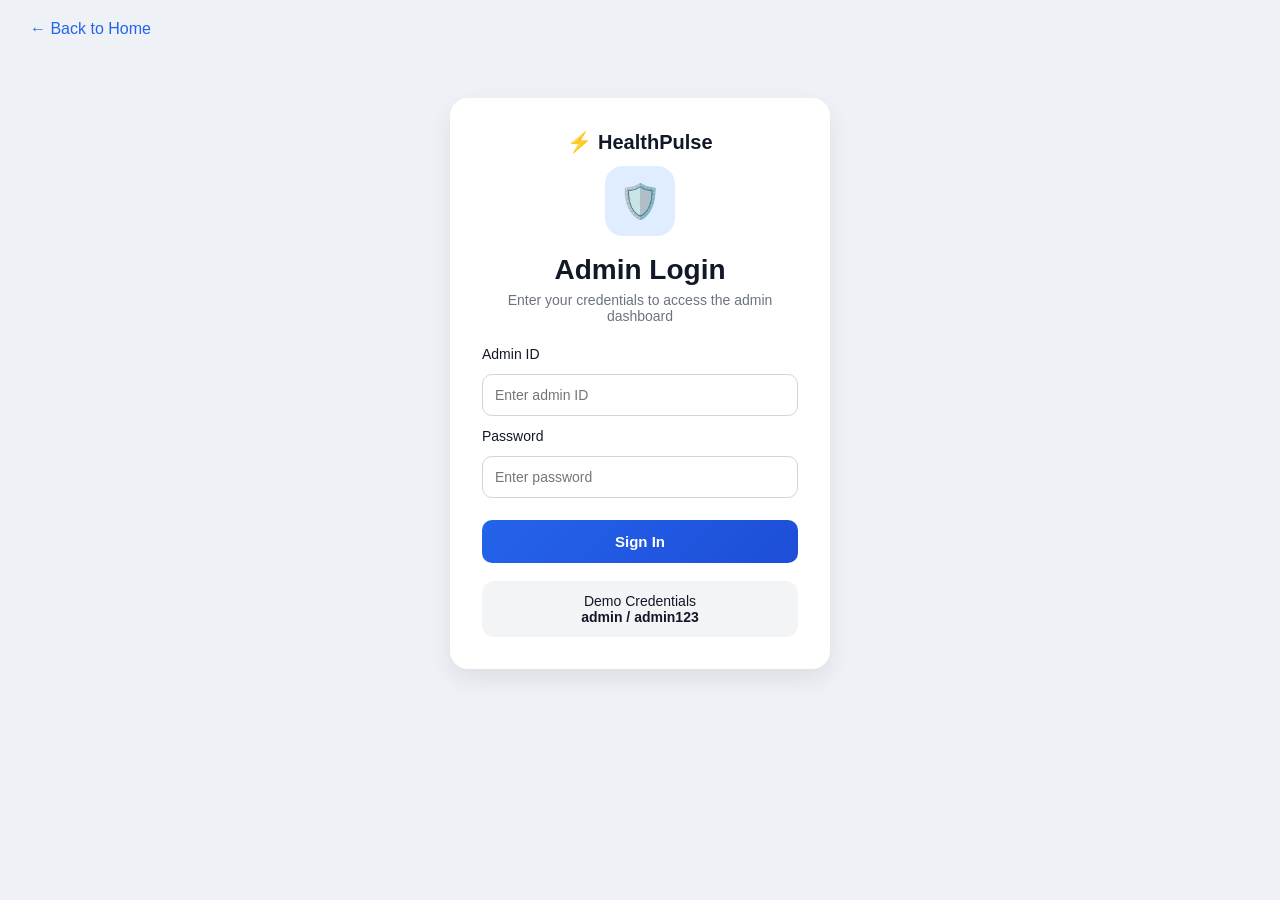
<file: templates/admin_login.html>
<!DOCTYPE html>
<html lang="en">
<head>
    <meta charset="UTF-8">
    <meta name="viewport" content="width=device-width, initial-scale=1.0">
    <title>Admin Login - HealthPulse</title>

    <link rel="stylesheet" href="/static/admin.css">
</head>
<body>

<!-- Back -->
<div class="back">
    <a href="/">← Back to Home</a>
</div>

<!-- Login Card -->
<div class="login-container">

    <h2 class="logo">⚡ HealthPulse</h2>

    <div class="icon">🛡️</div>

    <h1>Admin Login</h1>
    <p class="subtitle">Enter your credentials to access the admin dashboard</p>

    <form method="POST">

        <label>Admin ID</label>
        <input type="text" name="username" placeholder="Enter admin ID" required>

        <label>Password</label>
        <input type="password" name="password" placeholder="Enter password" required>

        <button type="submit">Sign In</button>

    </form>

    <div class="demo">
        <p>Demo Credentials</p>
        <strong>admin / admin123</strong>
    </div>

</div>

</body>
</html>
</file>
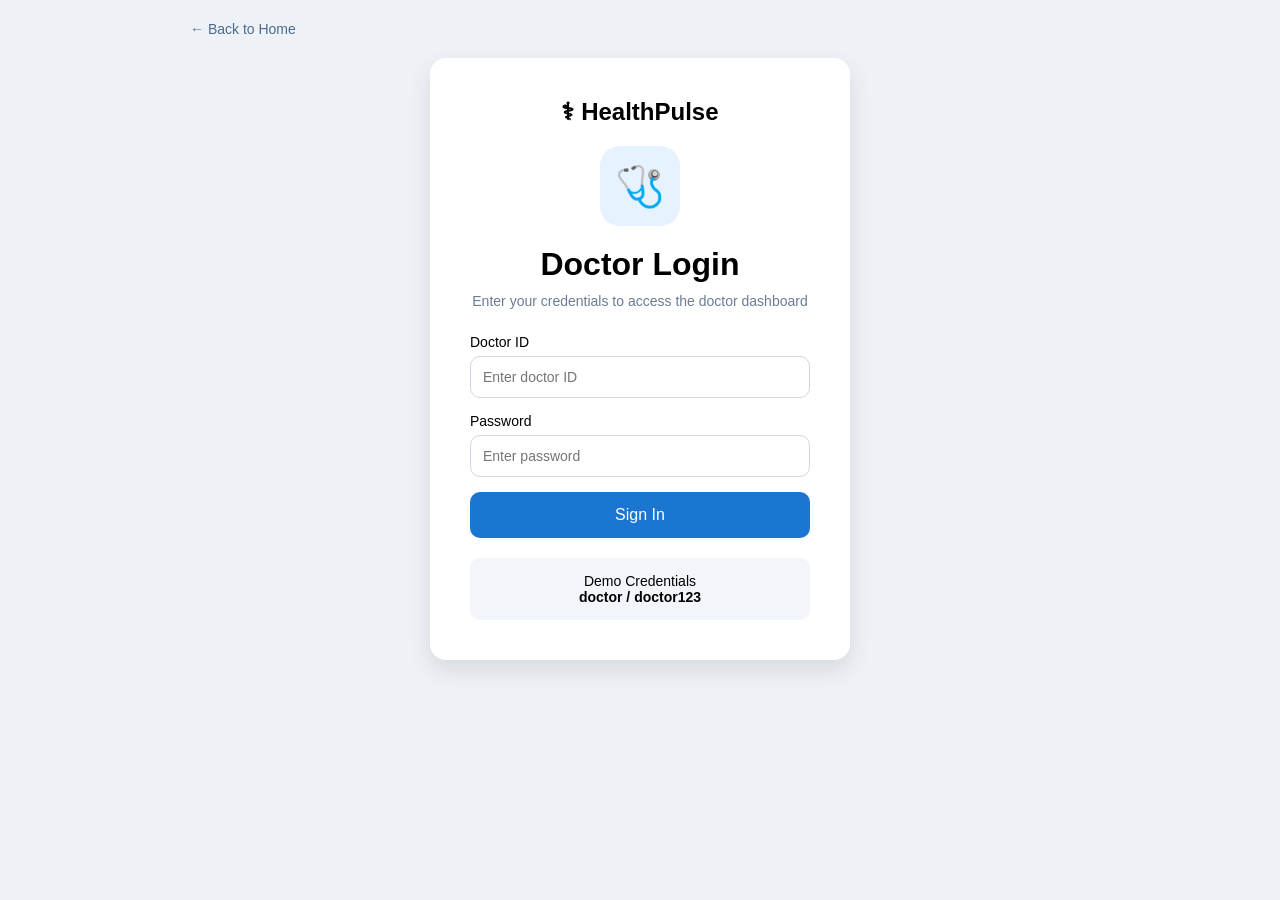
<file: templates/doctor_login.html>
<!DOCTYPE html>
<html lang="en">
<head>
    <meta charset="UTF-8">
    <meta name="viewport" content="width=device-width, initial-scale=1.0">
    <title>Doctor Login – HealthPulse</title>

    <link rel="stylesheet" href="/static/doctor.css">
</head>

<body>

    <!-- Back Link -->
    <div class="back">
        <a href="/">← Back to Home</a>
    </div>

    <!-- Login Card -->
    <div class="login-container">

        <h2 class="logo">⚕ HealthPulse</h2>

        <div class="icon">🩺</div>

        <h1>Doctor Login</h1>
        <p>Enter your credentials to access the doctor dashboard</p>

        <form method="POST" action="/doctor-login">

            <label>Doctor ID</label>
            <input type="text" name="username" placeholder="Enter doctor ID" required>

            <label>Password</label>
            <input type="password" name="password" placeholder="Enter password" required>

            <button type="submit">Sign In</button>
        </form>

        <div class="demo">
            Demo Credentials <br>
            <strong>doctor / doctor123</strong>
        </div>

    </div>

</body>
</html>
</file>
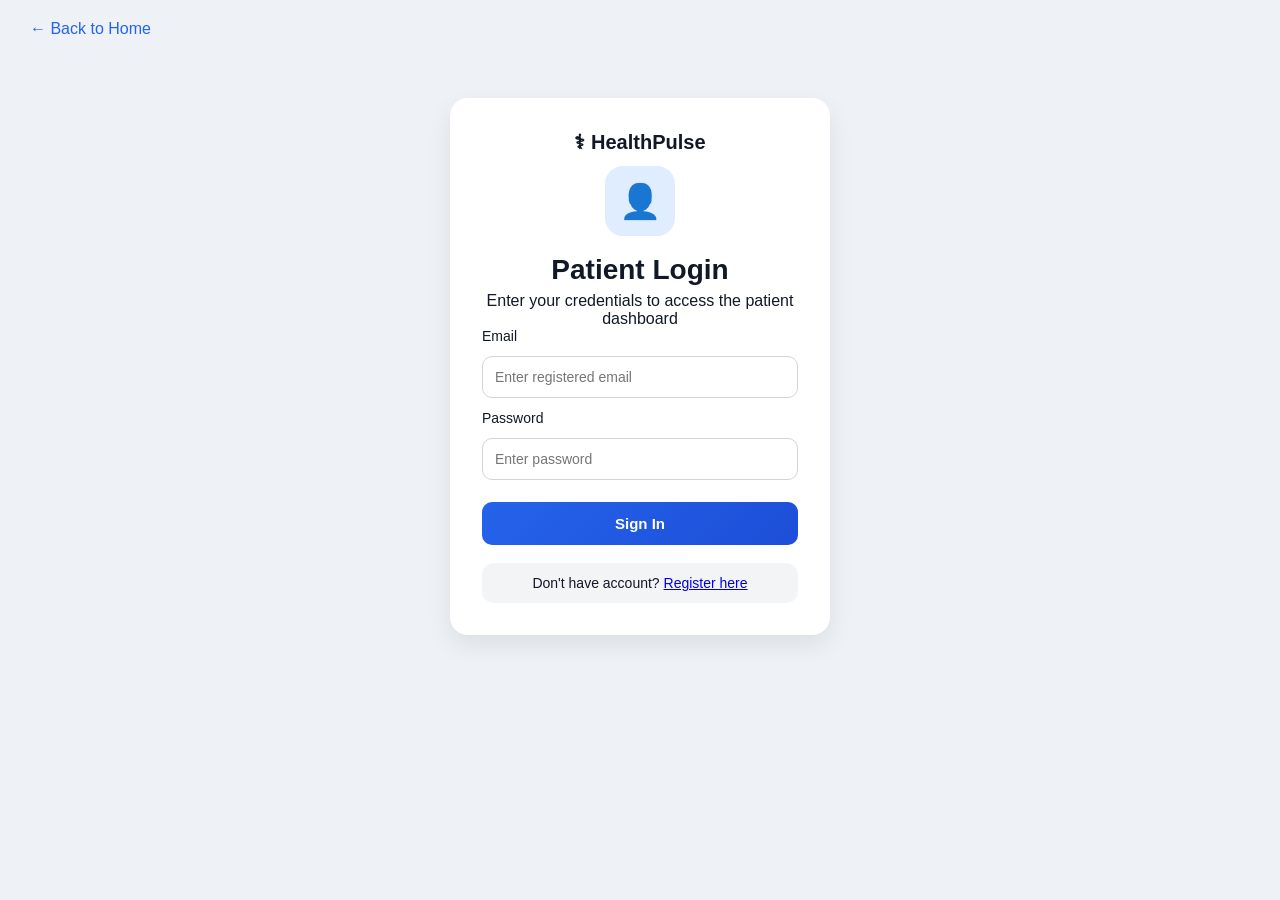
<file: templates/patient_login.html>
<!DOCTYPE html>
<html lang="en">

<head>
<meta charset="UTF-8">
<meta name="viewport" content="width=device-width, initial-scale=1.0">

<title>Patient Login – HealthPulse</title>

<link rel="stylesheet" href="/static/admin.css">

</head>

<body>

<!-- Back Link -->
<div class="back">
<a href="/">← Back to Home</a>
</div>

<!-- Login Card -->
<div class="login-container">

<h2 class="logo">⚕ HealthPulse</h2>

<div class="icon">👤</div>

<h1>Patient Login</h1>

<p>Enter your credentials to access the patient dashboard</p>

<form method="POST" action="/patient-login">

<label>Email</label>
<input type="email" name="email" placeholder="Enter registered email" required>

<label>Password</label>
<input type="password" name="password" placeholder="Enter password" required>

<button type="submit">Sign In</button>

</form>

<div class="demo">

Don't have account?  
<a href="/patient-register">Register here</a>

</div>

</div>

</body>
</html>
</file>
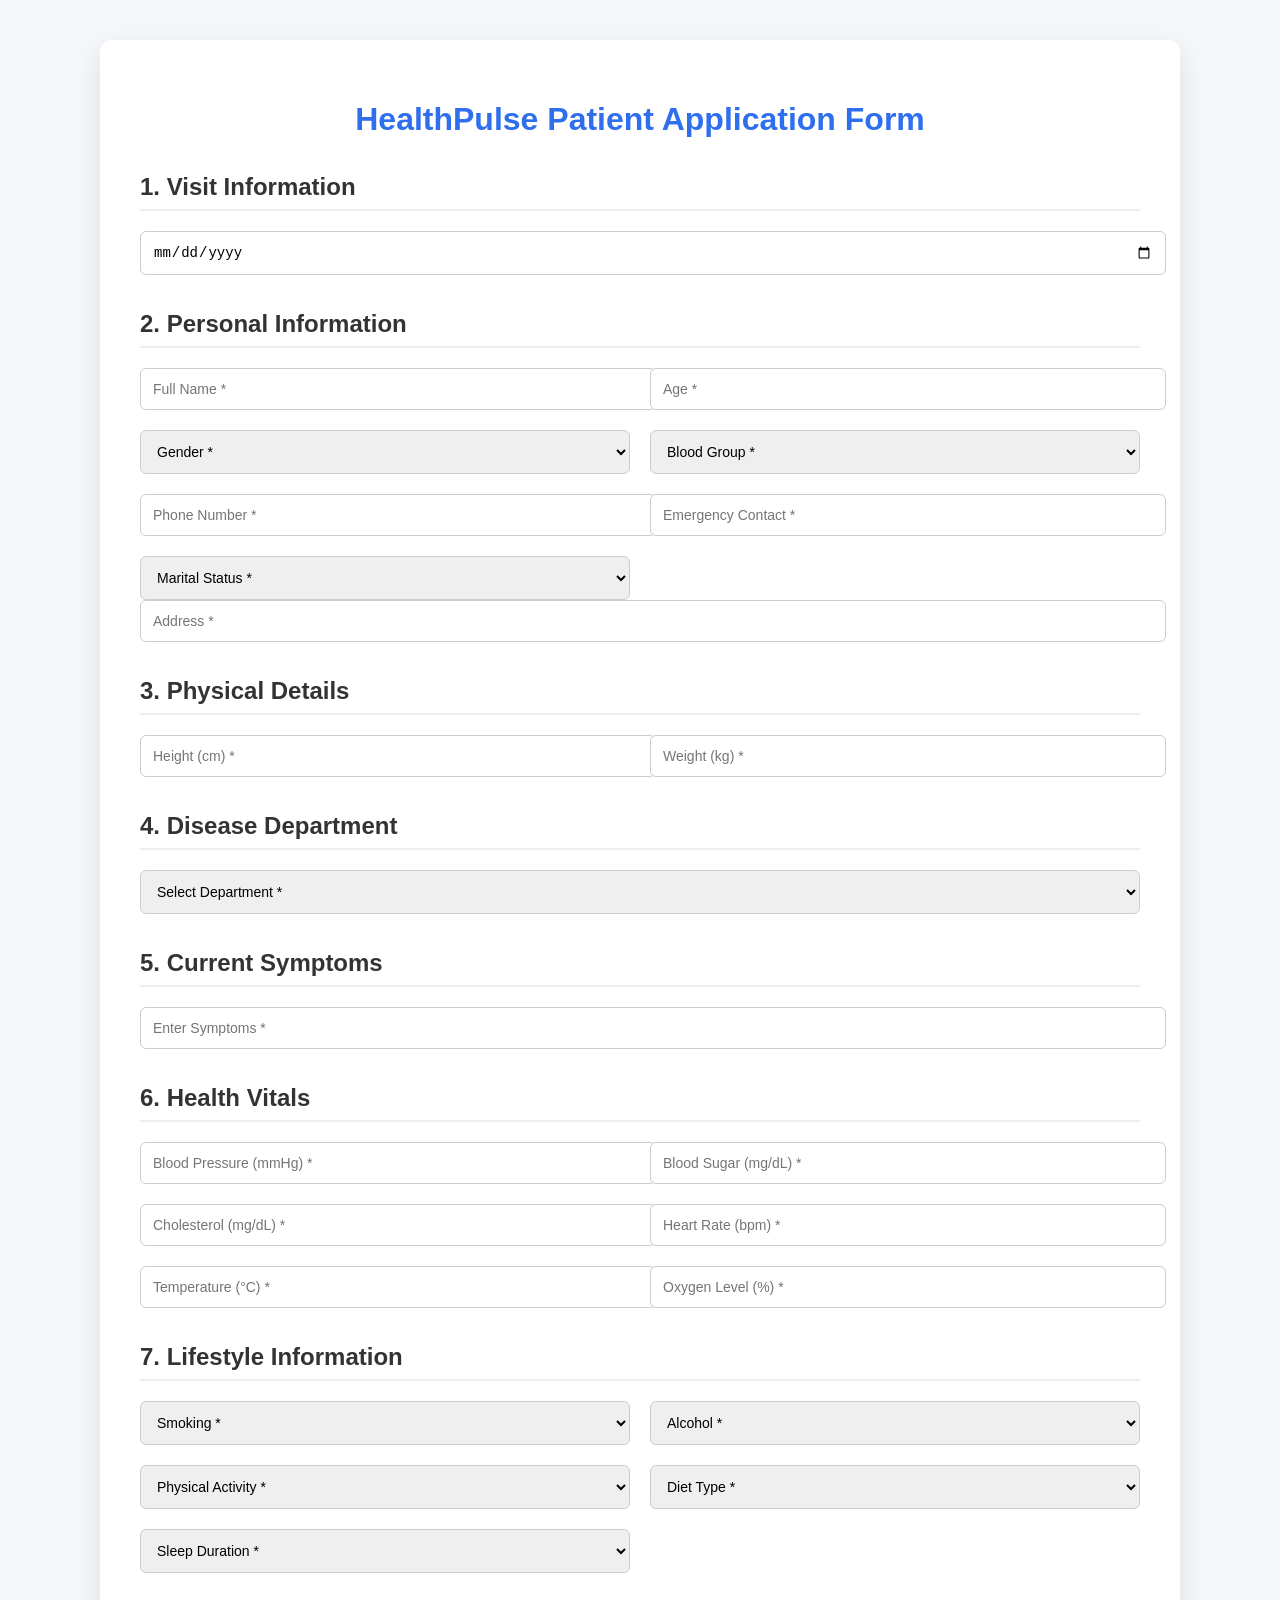
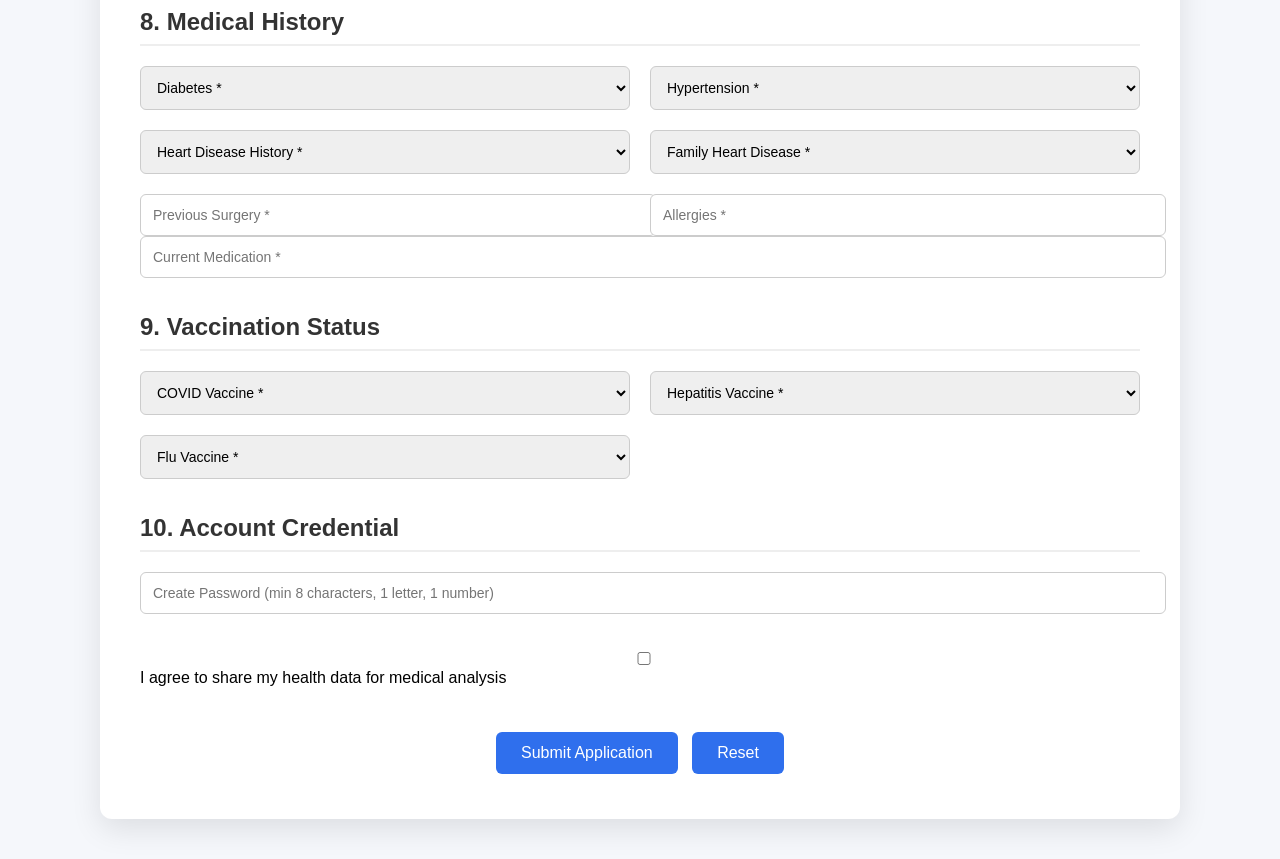
<file: templates/patient_register.html>
<!DOCTYPE html>
<html>

<head>
<title>HealthPulse Patient Application</title>

<style>

body{
font-family:Arial;
background:#f5f7fb;
margin:0;
padding:40px;
}

.container{
width:1000px;
margin:auto;
background:white;
padding:40px;
border-radius:12px;
box-shadow:0px 10px 30px rgba(0,0,0,0.1);
}

h1{
text-align:center;
color:#2f6fed;
margin-bottom:30px;
}

.section{
margin-top:35px;
}

.section h2{
border-bottom:2px solid #eee;
padding-bottom:8px;
color:#333;
}

.grid{
display:grid;
grid-template-columns:1fr 1fr;
gap:20px;
margin-top:15px;
}

input,select{
width:100%;
padding:12px;
border:1px solid #ccc;
border-radius:6px;
font-size:14px;
}

.buttons{
text-align:center;
margin-top:40px;
}

button{
padding:12px 25px;
border:none;
border-radius:6px;
background:#2f6fed;
color:white;
font-size:16px;
cursor:pointer;
margin:5px;
}

button:hover{
background:#1d4ed8;
}

</style>

</head>

<body>

<div class="container">

<h1>HealthPulse Patient Application Form</h1>

<form action="/register-patient" method="POST">

<!-- Visit Information -->

<div class="section">
<h2>1. Visit Information</h2>
<input type="date" name="visit_date" required>
</div>

<!-- Personal Information -->

<div class="section">
<h2>2. Personal Information</h2>

<div class="grid">

<input type="text" name="name" placeholder="Full Name *" required>

<input type="number" name="age" placeholder="Age *" required>

<select name="gender" required>
<option value="">Gender *</option>
<option>Male</option>
<option>Female</option>
<option>Other</option>
</select>

<select name="blood_group" required>
<option value="">Blood Group *</option>
<option>A+</option>
<option>B+</option>
<option>O+</option>
<option>AB+</option>
</select>

<input type="text" name="phone" placeholder="Phone Number *" required>

<input type="text" name="emergency_contact" placeholder="Emergency Contact *" required>

<select name="marital_status" required>
<option value="">Marital Status *</option>
<option>Single</option>
<option>Married</option>
<option>Divorced</option>
<option>Widowed</option>
</select>

</div>

<input type="text" name="address" placeholder="Address *" required>

</div>

<!-- Physical Details -->

<div class="section">

<h2>3. Physical Details</h2>

<div class="grid">

<input type="number" name="height" placeholder="Height (cm) *" required>

<input type="number" name="weight" placeholder="Weight (kg) *" required>

</div>

</div>

<!-- Department -->

<div class="section">

<h2>4. Disease Department</h2>

<select name="department" required>

<option value="">Select Department *</option>

<option>Cardiology (Heart)</option>
<option>Neurology (Brain/Nerves)</option>
<option>Orthology (Bones)</option>
<option>Pulmonology (Lungs)</option>
<option>Endocrinology (Diabetes)</option>
<option>General Medicine</option>

</select>

</div>

<!-- Symptoms -->

<div class="section">

<h2>5. Current Symptoms</h2>

<input type="text" name="symptoms" placeholder="Enter Symptoms *" required>

</div>

<!-- Health Vitals -->

<div class="section">

<h2>6. Health Vitals</h2>

<div class="grid">

<input type="text" name="bp" placeholder="Blood Pressure (mmHg) *" required>

<input type="text" name="sugar" placeholder="Blood Sugar (mg/dL) *" required>

<input type="text" name="cholesterol" placeholder="Cholesterol (mg/dL) *" required>

<input type="text" name="heart_rate" placeholder="Heart Rate (bpm) *" required>

<input type="text" name="temperature" placeholder="Temperature (°C) *" required>

<input type="text" name="oxygen" placeholder="Oxygen Level (%) *" required>

</div>

</div>

<!-- Lifestyle -->

<div class="section">

<h2>7. Lifestyle Information</h2>

<div class="grid">

<select name="smoking" required>
<option value="">Smoking *</option>
<option>Yes</option>
<option>No</option>
</select>

<select name="alcohol" required>
<option value="">Alcohol *</option>
<option>Yes</option>
<option>No</option>
</select>

<select name="activity" required>
<option value="">Physical Activity *</option>
<option>Low</option>
<option>Moderate</option>
<option>High</option>
</select>

<select name="diet" required>
<option value="">Diet Type *</option>
<option>Vegetarian</option>
<option>Non-Vegetarian</option>
<option>Mixed</option>
</select>

<select name="sleep" required>
<option value="">Sleep Duration *</option>
<option>Less than 5 hours</option>
<option>6-7 hours</option>
<option>8+ hours</option>
</select>

</div>

</div>

<!-- Medical History -->

<div class="section">

<h2>8. Medical History</h2>

<div class="grid">

<select name="diabetes" required>
<option value="">Diabetes *</option>
<option>Yes</option>
<option>No</option>
</select>

<select name="hypertension" required>
<option value="">Hypertension *</option>
<option>Yes</option>
<option>No</option>
</select>

<select name="heart_history" required>
<option value="">Heart Disease History *</option>
<option>Yes</option>
<option>No</option>
</select>

<select name="family_history" required>
<option value="">Family Heart Disease *</option>
<option>Yes</option>
<option>No</option>
</select>

<input type="text" name="surgery" placeholder="Previous Surgery *" required>

<input type="text" name="allergies" placeholder="Allergies *" required>

</div>

<input type="text" name="medication" placeholder="Current Medication *" required>

</div>

<!-- Vaccination -->

<div class="section">

<h2>9. Vaccination Status</h2>

<div class="grid">

<select name="covid_vaccine" required>
<option value="">COVID Vaccine *</option>
<option>Fully</option>
<option>Partially</option>
<option>None</option>
</select>

<select name="hepatitis_vaccine" required>
<option value="">Hepatitis Vaccine *</option>
<option>Fully</option>
<option>Partially</option>
<option>None</option>
</select>

<select name="flu_vaccine" required>
<option value="">Flu Vaccine *</option>
<option>Fully</option>
<option>Partially</option>
<option>None</option>
</select>

</div>

</div>

<!-- Account -->

<div class="section">

<h2>10. Account Credential</h2>

<input type="hidden" name="email" value="{{email}}">

<input type="password" name="password" placeholder="Create Password (min 8 characters, 1 letter, 1 number)" required>

</div>

<div class="section">

<label>
<input type="checkbox" required>
I agree to share my health data for medical analysis
</label>

</div>

<div class="buttons">

<button type="submit">Submit Application</button>

<button type="reset">Reset</button>

</div>

</form>

</div>

</body>
</html>
</file>
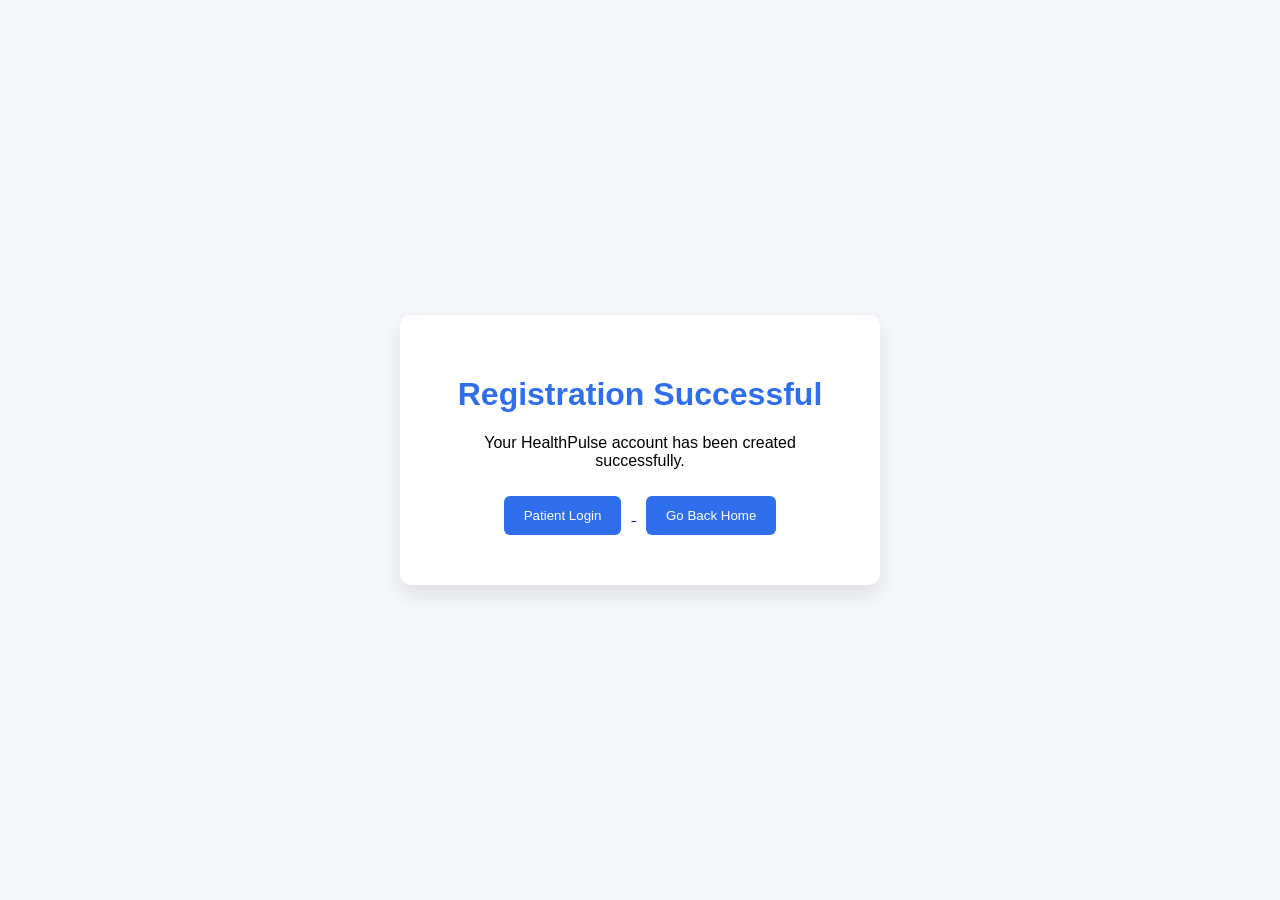
<file: templates/registration_success.html>
<!DOCTYPE html>
<html>

<head>

<title>Registration Success</title>

<style>

body{
font-family:Arial;
background:#f5f7fb;
display:flex;
justify-content:center;
align-items:center;
height:100vh;
margin:0;
}

.card{
background:white;
padding:40px;
border-radius:12px;
box-shadow:0px 10px 25px rgba(0,0,0,0.1);
text-align:center;
width:400px;
}

h1{
color:#2f6fed;
}

button{
padding:12px 20px;
border:none;
background:#2f6fed;
color:white;
border-radius:6px;
margin:10px;
cursor:pointer;
}

button:hover{
background:#1d4ed8;
}

</style>

</head>

<body>

<div class="card">

<h1>Registration Successful</h1>

<p>Your HealthPulse account has been created successfully.</p>

<a href="/patient-login">
<button>Patient Login</button>
</a>

<a href="/">
<button>Go Back Home</button>
</a>

</div>

</body>

</html>
</file>
<file: static/admin.css>
/* ===== GLOBAL RESET ===== */
* {
    margin: 0;
    padding: 0;
    box-sizing: border-box;
}

/* ===== FONT + BODY ===== */
body {
    font-family: "Segoe UI", Tahoma, Geneva, Verdana, sans-serif;
    background: #eef2f7;
    color: #111827;
}

/* ===== BACK LINK ===== */
.back {
    padding: 20px 30px;
}

.back a {
    text-decoration: none;
    color: #2563eb;
    font-weight: 500;
}

/* ===== LOGIN CARD ===== */
.login-container {
    width: 380px;
    margin: 40px auto;
    background: #ffffff;
    padding: 32px;
    border-radius: 18px;
    box-shadow: 0 10px 25px rgba(0, 0, 0, 0.08);
    text-align: center;
}

/* ===== LOGO ===== */
.logo {
    font-size: 20px;
    font-weight: 700;
    margin-bottom: 12px;
}

/* ===== ICON BOX ===== */
.icon {
    width: 70px;
    height: 70px;
    margin: 0 auto 18px;
    border-radius: 18px;
    background: #e0ecff;
    display: flex;
    align-items: center;
    justify-content: center;
    font-size: 34px;
}

/* ===== TITLES ===== */
.login-container h1 {
    font-size: 28px;
    margin-bottom: 6px;
}

.subtitle {
    font-size: 14px;
    color: #6b7280;
    margin-bottom: 22px;
}

/* ===== FORM ===== */
.login-container form {
    display: flex;
    flex-direction: column;
    gap: 12px;
    text-align: left;
}

.login-container label {
    font-size: 14px;
    font-weight: 500;
}

/* ===== INPUT ===== */
.login-container input {
    padding: 12px;
    border-radius: 10px;
    border: 1px solid #d1d5db;
    font-size: 14px;
    transition: 0.2s;
}

.login-container input:focus {
    outline: none;
    border-color: #2563eb;
    box-shadow: 0 0 0 2px rgba(37, 99, 235, 0.15);
}

/* ===== BUTTON ===== */
.login-container button {
    margin-top: 10px;
    padding: 13px;
    border: none;
    border-radius: 10px;
    background: linear-gradient(135deg, #2563eb, #1d4ed8);
    color: #fff;
    font-size: 15px;
    font-weight: 600;
    cursor: pointer;
    transition: 0.25s;
}

.login-container button:hover {
    transform: translateY(-1px);
    box-shadow: 0 6px 14px rgba(37, 99, 235, 0.25);
}

/* ===== DEMO BOX ===== */
.demo {
    margin-top: 18px;
    padding: 12px;
    background: #f3f4f6;
    border-radius: 12px;
    font-size: 14px;
}

/* ===== DASHBOARD LAYOUT ===== */
.layout {
    display: flex;
    min-height: 100vh;
}

/* ===== SIDEBAR ===== */
.sidebar {
    width: 240px;
    background: #0f172a;
    color: white;
    padding: 24px;
    display: flex;
    flex-direction: column;
    justify-content: space-between;
}

.sidebar h2 {
    margin-bottom: 4px;
}

.sidebar .role {
    font-size: 13px;
    opacity: 0.7;
    margin-bottom: 20px;
}

/* ===== NAV LINKS ===== */
.sidebar nav a {
    display: block;
    padding: 10px 12px;
    margin-bottom: 8px;
    color: #cbd5e1;
    text-decoration: none;
    border-radius: 10px;
    font-size: 14px;
}

.sidebar nav a:hover,
.sidebar nav a.active {
    background: #1e293b;
    color: #ffffff;
}

/* ===== BOTTOM ===== */
.bottom {
    font-size: 14px;
}

.bottom a {
    color: #38bdf8;
    text-decoration: none;
}

/* ===== MAIN CONTENT ===== */
.content {
    flex: 1;
    padding: 30px;
}

.content h1 {
    margin-bottom: 20px;
}

/* ===== CARDS ===== */
.cards {
    display: grid;
    grid-template-columns: repeat(auto-fit, minmax(220px, 1fr));
    gap: 20px;
    margin-bottom: 30px;
}

.card {
    background: #ffffff;
    padding: 22px;
    border-radius: 16px;
    box-shadow: 0 4px 12px rgba(0, 0, 0, 0.06);
}

.card .number {
    font-size: 30px;
    font-weight: 700;
    margin: 10px 0;
}

/* ===== CHART ===== */
.chart-box {
    background: #ffffff;
    padding: 24px;
    border-radius: 16px;
    box-shadow: 0 4px 12px rgba(0, 0, 0, 0.06);
}

.chart-box img {
    width: 100%;
}
/* ===== Progress Bars ===== */
.progress {
    width: 100%;
    height: 10px;
    background: #e5e7eb;
    border-radius: 10px;
    margin: 6px 0 16px;
    overflow: hidden;
}

.progress div {
    height: 100%;
    background: #f97316;
}

.progress.green div {
    background: #22c55e;
}

/* ===== Alerts ===== */
.alert {
    background: #f9fafb;
    padding: 14px 16px;
    border-radius: 12px;
    margin-top: 12px;
    display: flex;
    justify-content: space-between;
    align-items: center;
    font-size: 14px;
}

.badge {
    padding: 4px 10px;
    border-radius: 999px;
    font-size: 12px;
    color: white;
}

.red { background: #ef4444; }
.orange { background: #f97316; }
.green { background: #22c55e; }
/* ================= USER MANAGEMENT ================= */

.table-box {
    background: white;
    padding: 20px;
    margin-bottom: 20px;
    border-radius: 12px;
    box-shadow: 0 4px 12px rgba(0,0,0,0.06);
}

table {
    width: 100%;
    border-collapse: collapse;
}

th, td {
    padding: 12px;
    border-bottom: 1px solid #eee;
    text-align: left;
    font-size: 14px;
}

th {
    color: #64748b;
    font-weight: 600;
}

.form-box {
    background: white;
    padding: 20px;
    margin-top: 20px;
    border-radius: 12px;
    box-shadow: 0 4px 12px rgba(0,0,0,0.06);
}

.form-box input {
    width: 100%;
    padding: 10px;
    margin-bottom: 10px;
    border: 1px solid #e5e7eb;
    border-radius: 8px;
}

.form-box button {
    background: #2563eb;
    color: white;
    padding: 10px 16px;
    border: none;
    border-radius: 8px;
    cursor: pointer;
}

.form-box button:hover {
    background: #1d4ed8;
}


/* ===== Hospital Resources Static UI ===== */

.resources{
  display:grid;
  grid-template-columns:repeat(auto-fit,minmax(240px,1fr));
  gap:20px;
  margin-top:20px;
}

.resource-card{
  background:#fff;
  padding:20px;
  border-radius:16px;
  box-shadow:0 6px 16px rgba(0,0,0,0.08);
  text-align:center;
  transition:0.3s;
}

.resource-card:hover{
  transform:translateY(-6px);
}

/* ===== Circular Progress ===== */

.circle{
  --size:120px;
  width:var(--size);
  height:var(--size);
  margin:15px auto;
  border-radius:50%;
  background:
    conic-gradient(
      var(--color) calc(var(--percent)*1%),
      #e6e6e6 0
    );
  display:flex;
  align-items:center;
  justify-content:center;
  font-weight:bold;
  font-size:22px;
  position:relative;
  animation:grow 1.2s ease;
}

.circle::after{
  content: attr(style);
}

/* Inner white circle */
.circle::before{
  content:attr(data-percent);
}

.circle::after{
  content: attr(style);
}

/* Center hole */
.circle span{
  position:absolute;
}

/* Colors */
.red{ --color:#e74c3c; }
.green{ --color:#27ae60; }

/* Animation */
@keyframes grow{
  from{
    transform:scale(0.6);
    opacity:0;
  }
  to{
    transform:scale(1);
    opacity:1;
  }
}
/* ================= ADMIN DASHBOARD UPGRADE ================= */

/* MAIN CONTENT IMPROVE */
.content {
    background: #f8fafc;
    padding: 30px;
}

/* HEADER */
.content h1 {
    font-size: 28px;
    font-weight: 700;
    margin-bottom: 25px;
}

/* CARD STYLE IMPROVE */
.card {
    background: linear-gradient(135deg, #2563eb, #1d4ed8);
    color: white;
    padding: 24px;
    border-radius: 16px;
    box-shadow: 0 10px 25px rgba(37, 99, 235, 0.25);
    transition: 0.3s;
}

.card:hover {
    transform: translateY(-4px);
}

.card h3 {
    font-size: 16px;
    opacity: 0.9;
}

.card h1 {
    font-size: 36px;
    margin: 10px 0;
}

/* TABLE BOX ENHANCED */
.table-box {
    background: white;
    padding: 24px;
    border-radius: 16px;
    box-shadow: 0 6px 18px rgba(0,0,0,0.08);
    margin-top: 20px;
}

/* TABLE STYLE */
table {
    width: 100%;
    border-collapse: collapse;
}

th {
    text-transform: uppercase;
    font-size: 12px;
    letter-spacing: 1px;
    color: #64748b;
    padding-bottom: 12px;
}

td {
    padding: 14px 10px;
    font-size: 14px;
}

/* ROW HOVER */
tr:hover {
    background: #f1f5f9;
}

/* STATUS BADGES */
.status {
    padding: 6px 12px;
    border-radius: 999px;
    font-size: 12px;
    font-weight: 600;
}

/* COLORS */
.status.stable {
    background: #dcfce7;
    color: #16a34a;
}

.status.critical {
    background: #fee2e2;
    color: #dc2626;
}

.status.recovering {
    background: #fef3c7;
    color: #d97706;
}

/* SIDEBAR ACTIVE IMPROVE */
.sidebar nav a.active {
    background: #2563eb;
    color: white;
    font-weight: 600;
}

/* SMOOTH UI */
.card,
.table-box {
    animation: fadeIn 0.5s ease;
}

@keyframes fadeIn {
    from {
        opacity: 0;
        transform: translateY(10px);
    }
    to {
        opacity: 1;
        transform: translateY(0);
    }
}/* ================= ADMIN DASHBOARD UPGRADE ================= */

/* MAIN CONTENT IMPROVE */
.content {
    background: #f8fafc;
    padding: 30px;
}

/* HEADER */
.content h1 {
    font-size: 28px;
    font-weight: 700;
    margin-bottom: 25px;
}

/* CARD STYLE IMPROVE */
.card {
    background: linear-gradient(135deg, #2563eb, #1d4ed8);
    color: white;
    padding: 24px;
    border-radius: 16px;
    box-shadow: 0 10px 25px rgba(37, 99, 235, 0.25);
    transition: 0.3s;
}

.card:hover {
    transform: translateY(-4px);
}

.card h3 {
    font-size: 16px;
    opacity: 0.9;
}

.card h1 {
    font-size: 36px;
    margin: 10px 0;
}

/* TABLE BOX ENHANCED */
.table-box {
    background: white;
    padding: 24px;
    border-radius: 16px;
    box-shadow: 0 6px 18px rgba(0,0,0,0.08);
    margin-top: 20px;
}

/* TABLE STYLE */
table {
    width: 100%;
    border-collapse: collapse;
}

th {
    text-transform: uppercase;
    font-size: 12px;
    letter-spacing: 1px;
    color: #64748b;
    padding-bottom: 12px;
}

td {
    padding: 14px 10px;
    font-size: 14px;
}

/* ROW HOVER */
tr:hover {
    background: #f1f5f9;
}

/* STATUS BADGES */
.status {
    padding: 6px 12px;
    border-radius: 999px;
    font-size: 12px;
    font-weight: 600;
}

/* COLORS */
.status.stable {
    background: #dcfce7;
    color: #16a34a;
}

.status.critical {
    background: #fee2e2;
    color: #dc2626;
}

.status.recovering {
    background: #fef3c7;
    color: #d97706;
}

/* SIDEBAR ACTIVE IMPROVE */
.sidebar nav a.active {
    background: #2563eb;
    color: white;
    font-weight: 600;
}

/* SMOOTH UI */
.card,
.table-box {
    animation: fadeIn 0.5s ease;
}

@keyframes fadeIn {
    from {
        opacity: 0;
        transform: translateY(10px);
    }
    to {
        opacity: 1;
        transform: translateY(0);
    }
}
</file>
<file: static/doctor.css>
/* Reset */
* {
  margin: 0;
  padding: 0;
  box-sizing: border-box;
  font-family: "Segoe UI", sans-serif;
}

/* Background */
body {
  background: linear-gradient(135deg, #eef3f8, #dfe9f3);
  height: 100vh;
  display: flex;
  flex-direction: column;
  align-items: center;
}

/* Back link */
.back {
  width: 100%;
  max-width: 900px;
  margin: 20px;
}

.back a {
  text-decoration: none;
  color: #4a6b8a;
  font-size: 14px;
}

/* Login Card */
.login-container {
  background: white;
  padding: 40px;
  width: 100%;
  max-width: 420px;
  border-radius: 16px;
  box-shadow: 0 10px 25px rgba(0,0,0,0.1);
  text-align: center;
  animation: fadeIn 0.6s ease;
}

/* Logo */
.logo {
  font-weight: 700;
  margin-bottom: 20px;
}

/* Icon */
.icon {
  font-size: 40px;
  background: #e6f2ff;
  width: 80px;
  height: 80px;
  margin: 0 auto 20px;
  border-radius: 20px;
  display: flex;
  align-items: center;
  justify-content: center;
}

/* Headings */
h1 {
  margin-bottom: 10px;
}

p {
  color: #6b7c93;
  margin-bottom: 25px;
  font-size: 14px;
}

/* Form */
form {
  text-align: left;
}

label {
  font-size: 14px;
  margin-bottom: 6px;
  display: block;
}

input {
  width: 100%;
  padding: 12px;
  border-radius: 10px;
  border: 1px solid #d0d7de;
  margin-bottom: 15px;
  font-size: 14px;
}

/* Button */
button {
  width: 100%;
  padding: 14px;
  background: #1b76d1;
  border: none;
  border-radius: 10px;
  color: white;
  font-size: 16px;
  cursor: pointer;
  transition: 0.3s;
}

button:hover {
  background: #0f5cad;
}

/* Demo box */
.demo {
  margin-top: 20px;
  background: #f2f5f9;
  padding: 15px;
  border-radius: 10px;
  font-size: 14px;
}

/* Animation */
@keyframes fadeIn {
  from {
    opacity: 0;
    transform: translateY(25px);
  }
  to {
    opacity: 1;
    transform: translateY(0);
  }
}
body {
    margin: 0;
    font-family: Arial;
    background: #f5f7fb;
}

.container {
    display: flex;
}

/* Sidebar */
.sidebar {
    width: 250px;
    background: #0f1c2e;
    color: white;
    height: 100vh;
    padding: 20px;
}

.sidebar h2 {
    margin-bottom: 0;
}

.sub {
    font-size: 12px;
    color: #aaa;
}

.sidebar ul {
    list-style: none;
    padding: 0;
    margin-top: 20px;
}

.sidebar ul li {
    padding: 10px;
    margin: 5px 0;
    cursor: pointer;
}

.active {
    background: #1c2f4a;
    border-radius: 5px;
}

.doctor {
    margin-top: 40px;
}

.logout {
    display: block;
    margin-top: 20px;
    color: white;
    text-decoration: none;
}

/* ===== GLOBAL RESET ===== */
* {
    margin: 0;
    padding: 0;
    box-sizing: border-box;
}

body {
    font-family: 'Segoe UI', sans-serif;
    background: #eef2f7;
}

/* ===== LAYOUT ===== */
.container {
    display: flex;
    min-height: 100vh;
}

/* ===== SIDEBAR ===== */
.sidebar {
    width: 260px;
    background: #0f172a;
    color: white;
    padding: 30px 20px;
    display: flex;
    flex-direction: column;
    justify-content: space-between;
}

.sidebar h2 {
    font-size: 22px;
    margin-bottom: 5px;
}

.sub {
    font-size: 12px;
    color: #94a3b8;
    margin-bottom: 30px;
}

/* NAV */
.sidebar ul {
    list-style: none;
}

.sidebar ul li {
    padding: 12px 14px;
    margin-bottom: 12px;
    border-radius: 10px;
    cursor: pointer;
    transition: all 0.3s ease;
    color: #cbd5e1;
}

.sidebar ul li:hover {
    background: #1e293b;
}

.sidebar ul li.active {
    background: #2563eb;
    color: white;
}

/* DOCTOR INFO */
.doctor-box {
    margin-top: 40px;
}

.doctor-name {
    font-weight: 600;
    font-size: 15px;
}

.logout {
    display: block;
    margin-top: 15px;
    color: #cbd5e1;
    text-decoration: none;
    transition: 0.3s;
}

.logout:hover {
    color: white;
}

/* ===== MAIN CONTENT ===== */
.main {
    flex: 1;
    padding: 45px 50px;
}

/* HEADER */
.header h1 {
    font-size: 30px;
    margin-bottom: 6px;
}

.header p {
    color: #6b7280;
    margin-bottom: 40px;
    font-size: 15px;
}

/* ===== CARDS ===== */
.cards {
    display: flex;
    gap: 30px;
    margin-bottom: 50px;
}

.card {
    flex: 1;
    background: white;
    padding: 30px;
    border-radius: 18px;
    box-shadow: 0 12px 30px rgba(0,0,0,0.06);
    transition: all 0.3s ease;
}

.card:hover {
    transform: translateY(-6px);
}

.card h4 {
    color: #6b7280;
    font-size: 14px;
}

.card h2 {
    margin-top: 12px;
    font-size: 30px;
}

/* ===== TABLE SECTION ===== */
.table-box {
    background: white;
    padding: 30px;
    border-radius: 18px;
    box-shadow: 0 12px 30px rgba(0,0,0,0.06);
}

.table-box h2 {
    margin-bottom: 20px;
}

/* TABLE */
table {
    width: 100%;
    border-collapse: collapse;
}

th {
    text-align: left;
    padding: 16px;
    font-size: 13px;
    color: #6b7280;
    background: #f8fafc;
}

td {
    padding: 18px;
    border-bottom: 1px solid #f1f5f9;
    font-size: 14px;
}

/* ROW HOVER */
tr:hover {
    background: #f1f5f9;
}

/* ===== STATUS BADGES ===== */
.status {
    padding: 6px 16px;
    border-radius: 999px;
    font-size: 12px;
    font-weight: 500;
    color: white;
}

.stable {
    background: #22c55e;
}

.recovering {
    background: #3b82f6;
}

.critical {
    background: #ef4444;
}

/* ===== RISK COLORS ===== */
.risk-high {
    color: #ef4444;
    font-weight: bold;
}

.risk-medium {
    color: #f59e0b;
    font-weight: bold;
}

.risk-low {
    color: #10b981;
    font-weight: bold;
}
</file>
